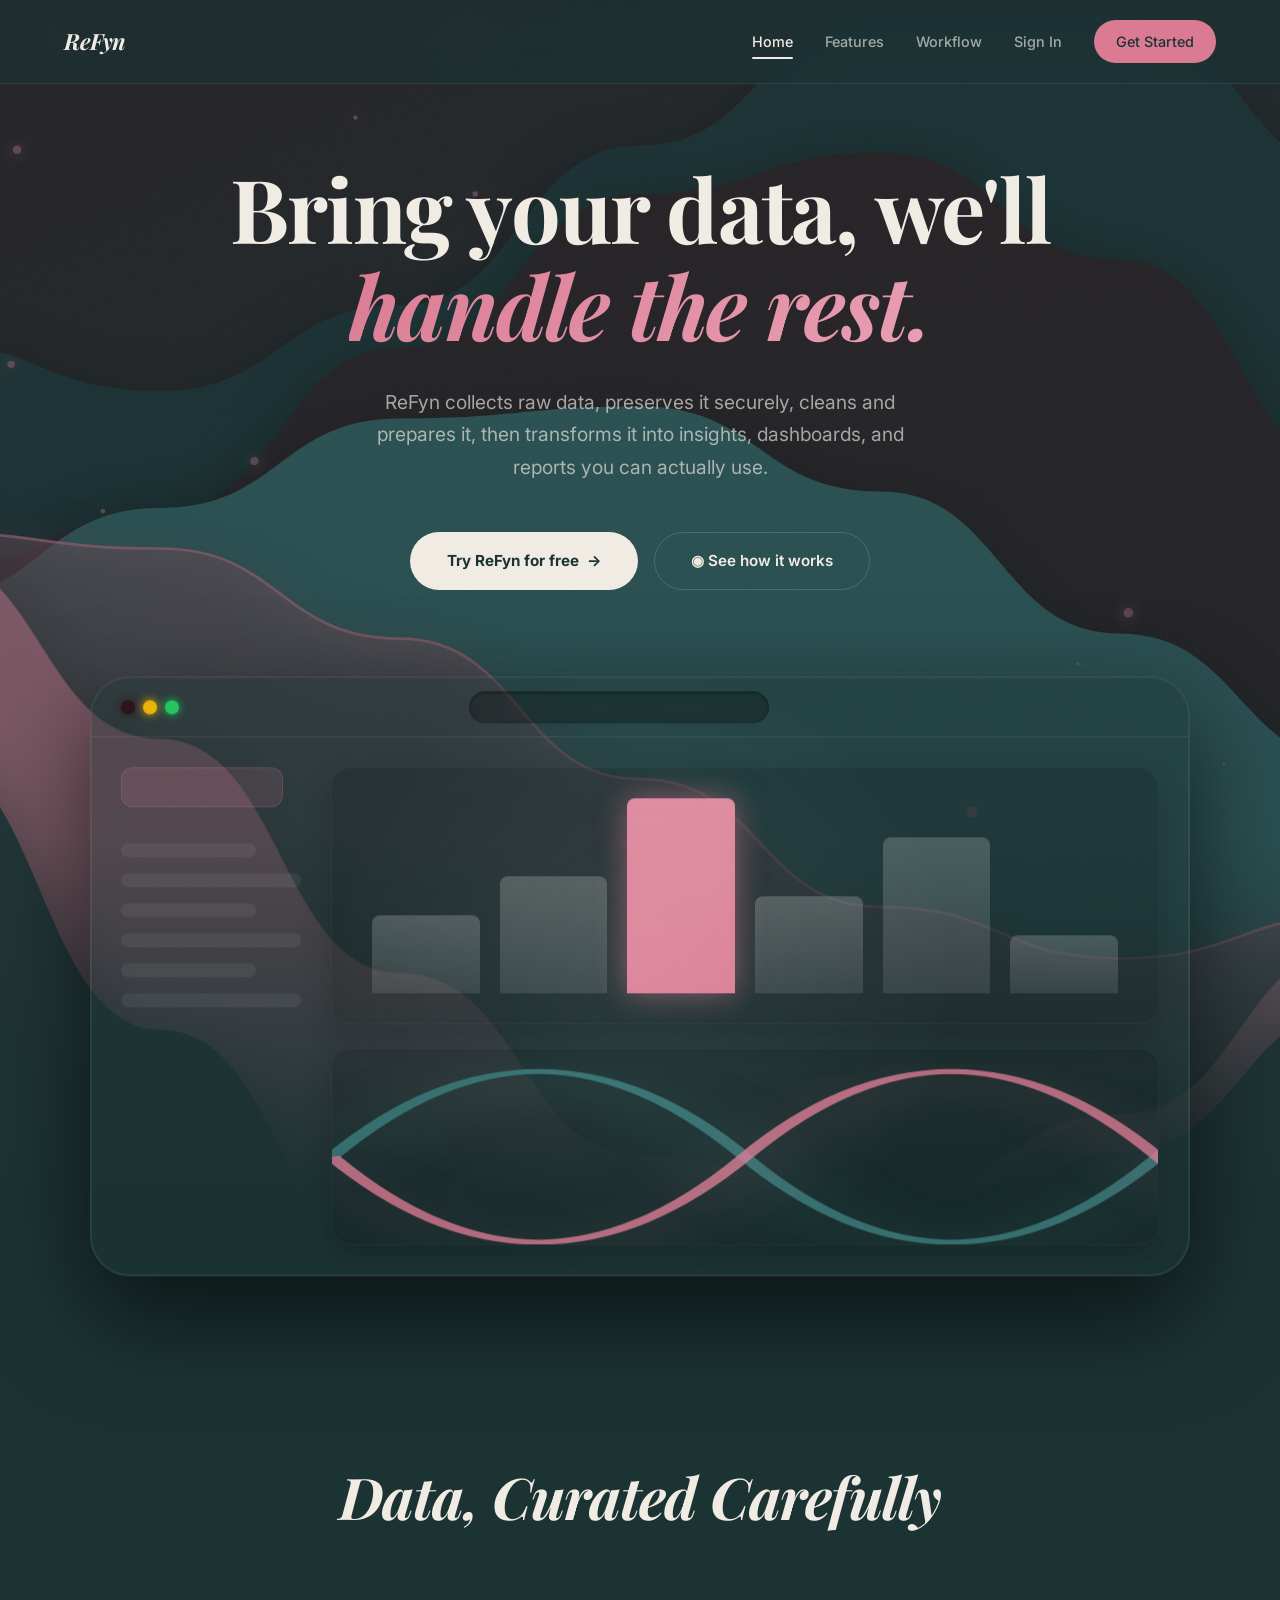
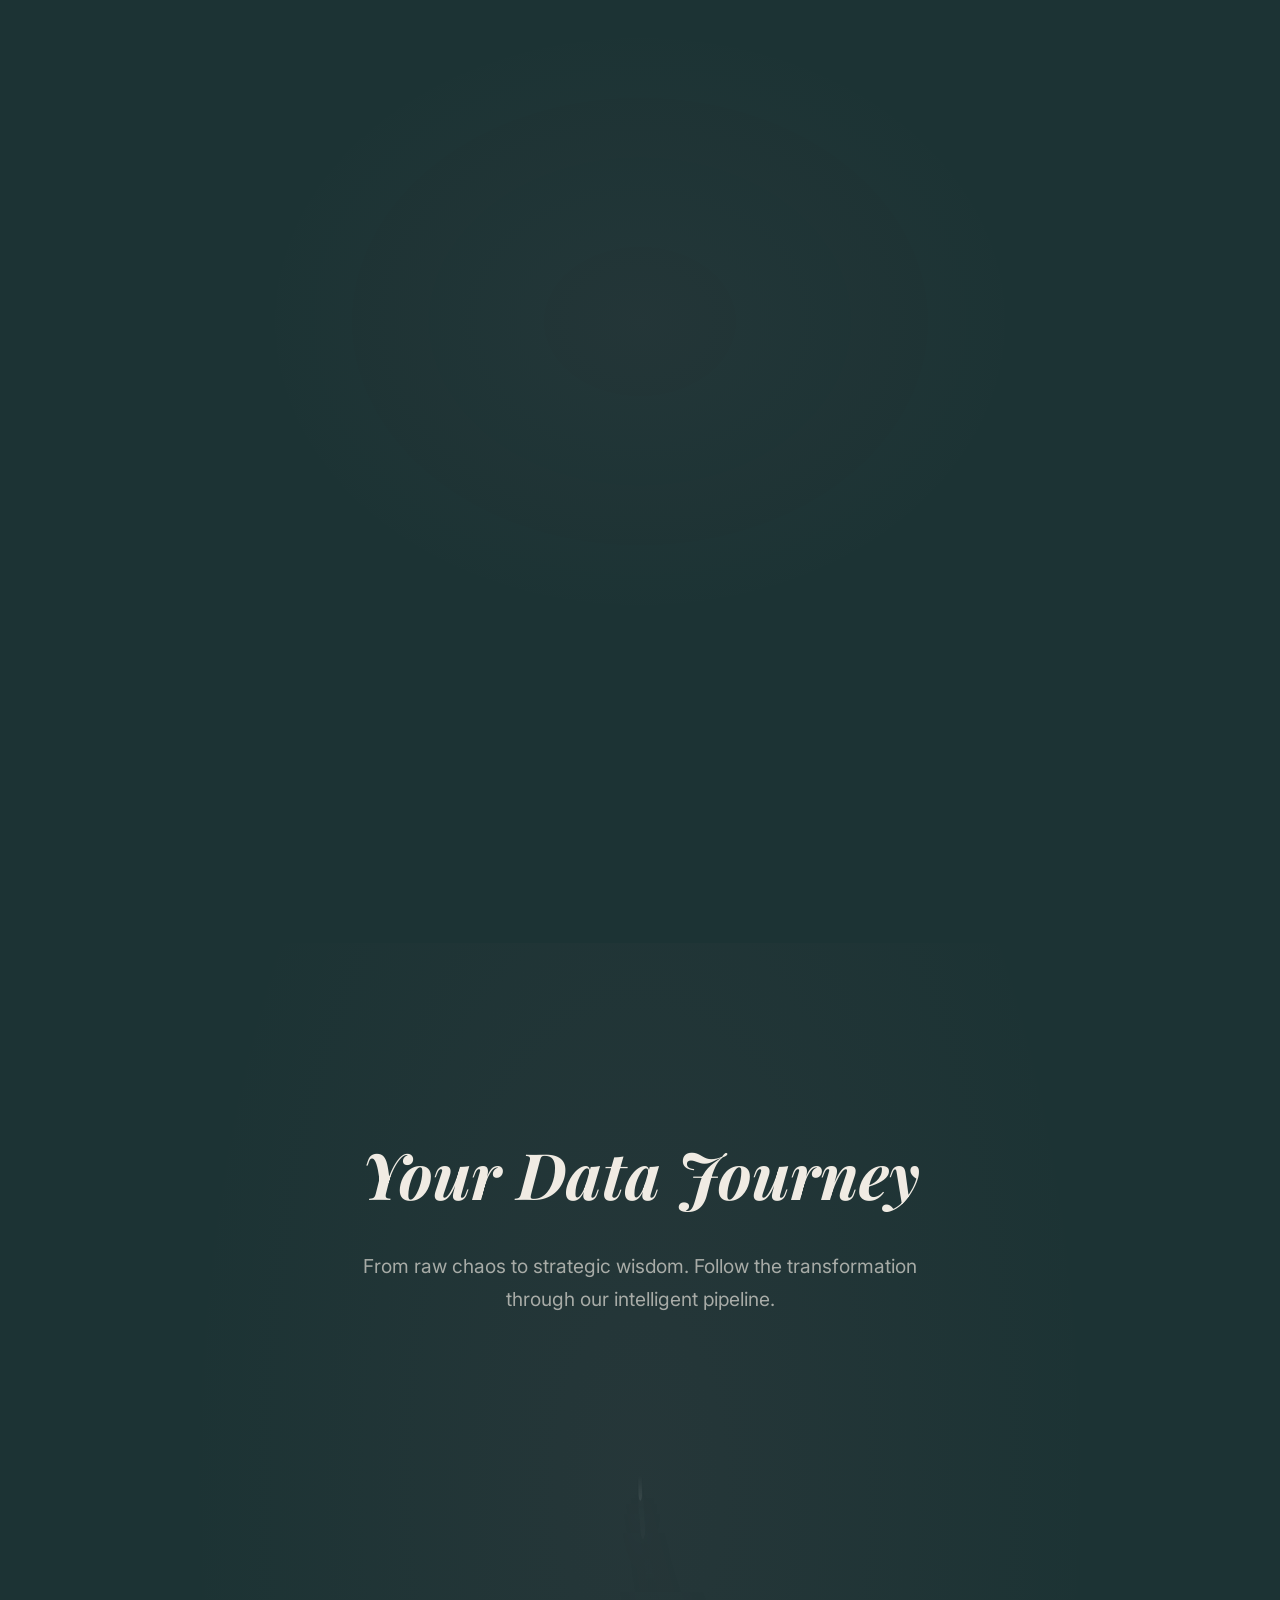
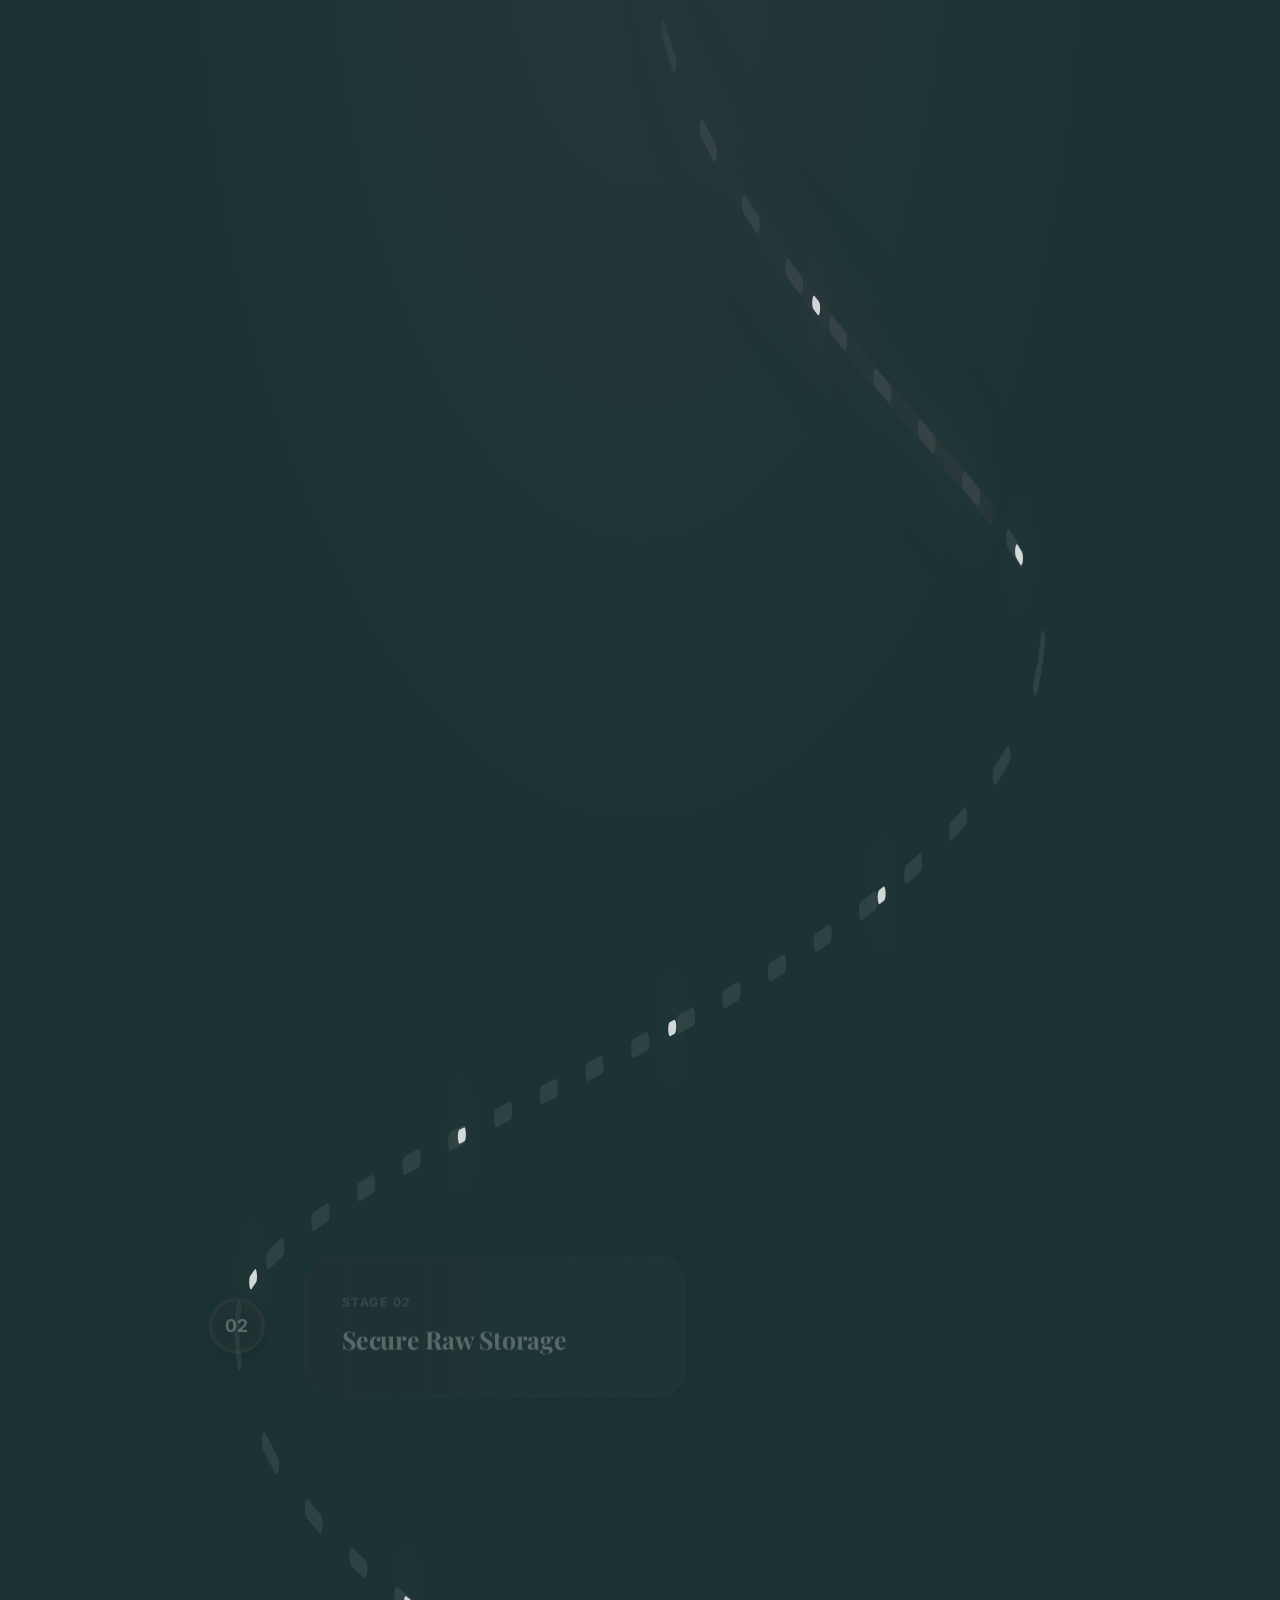
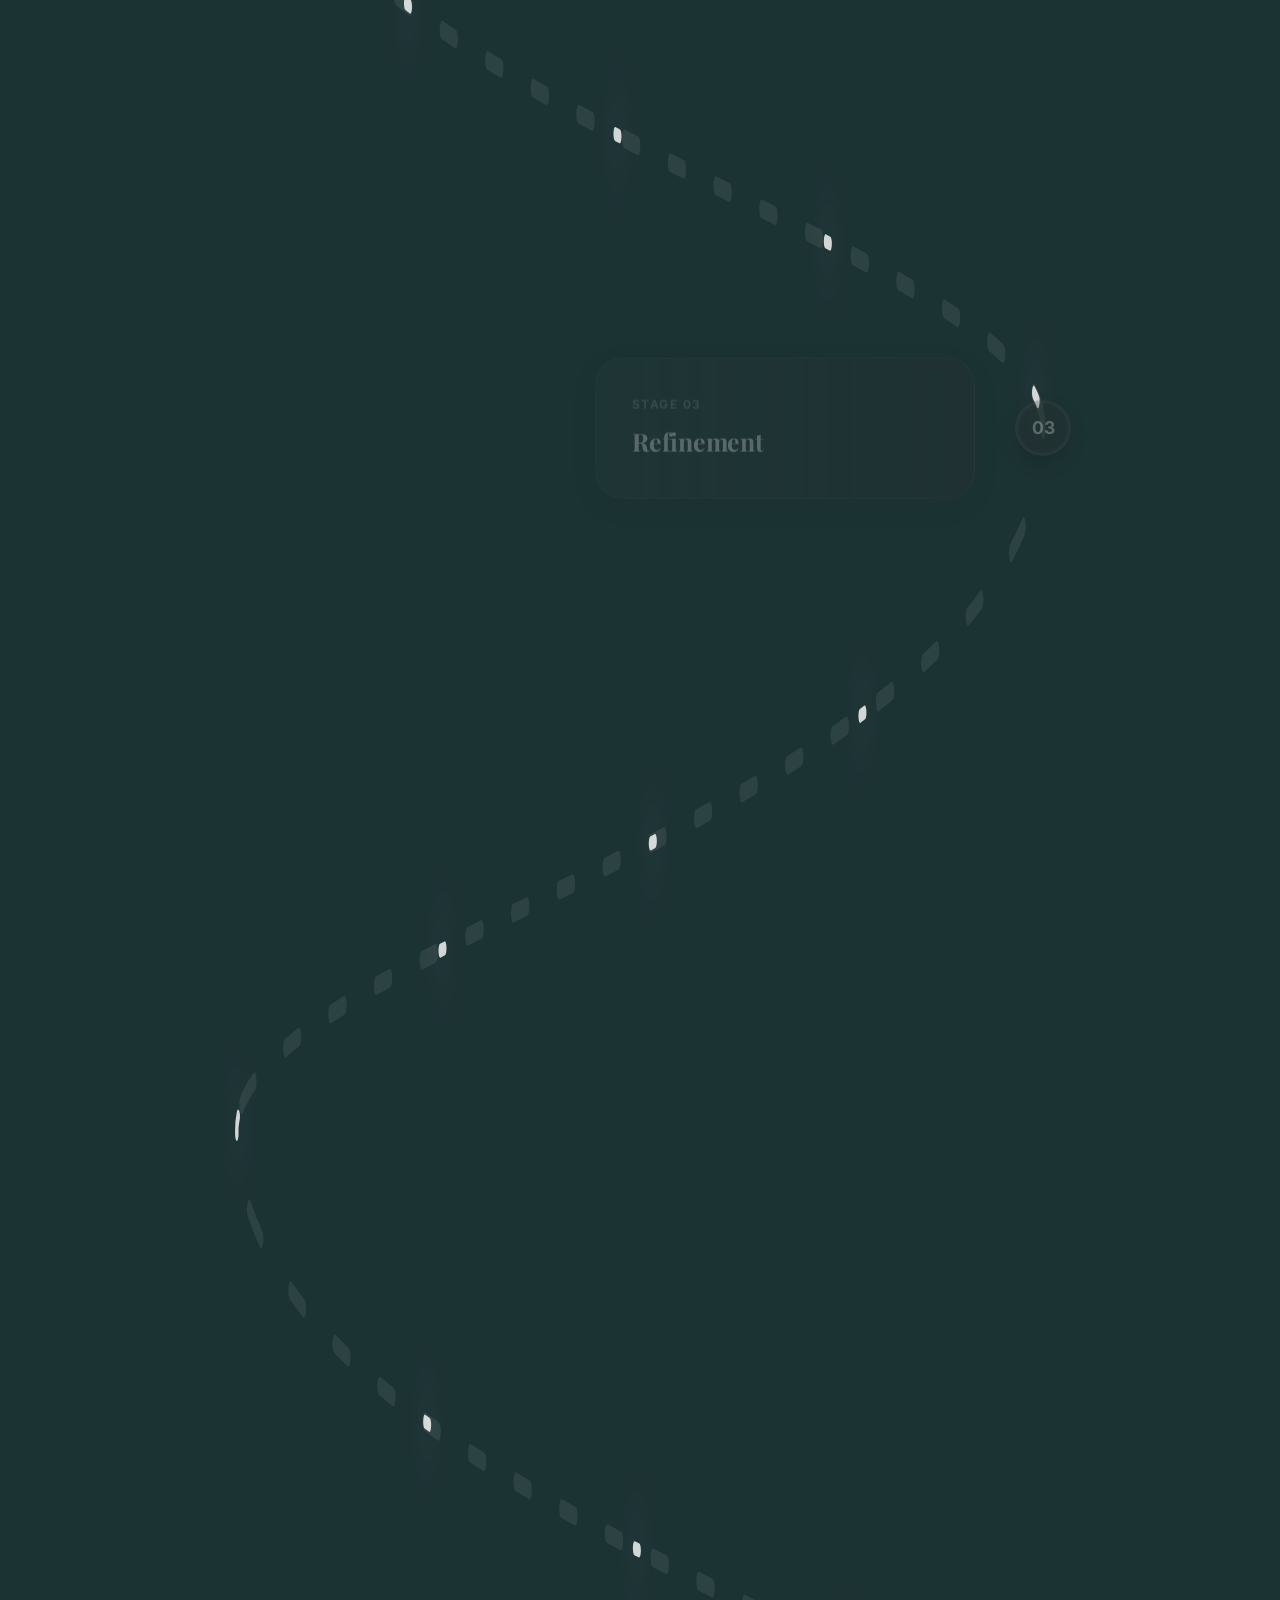
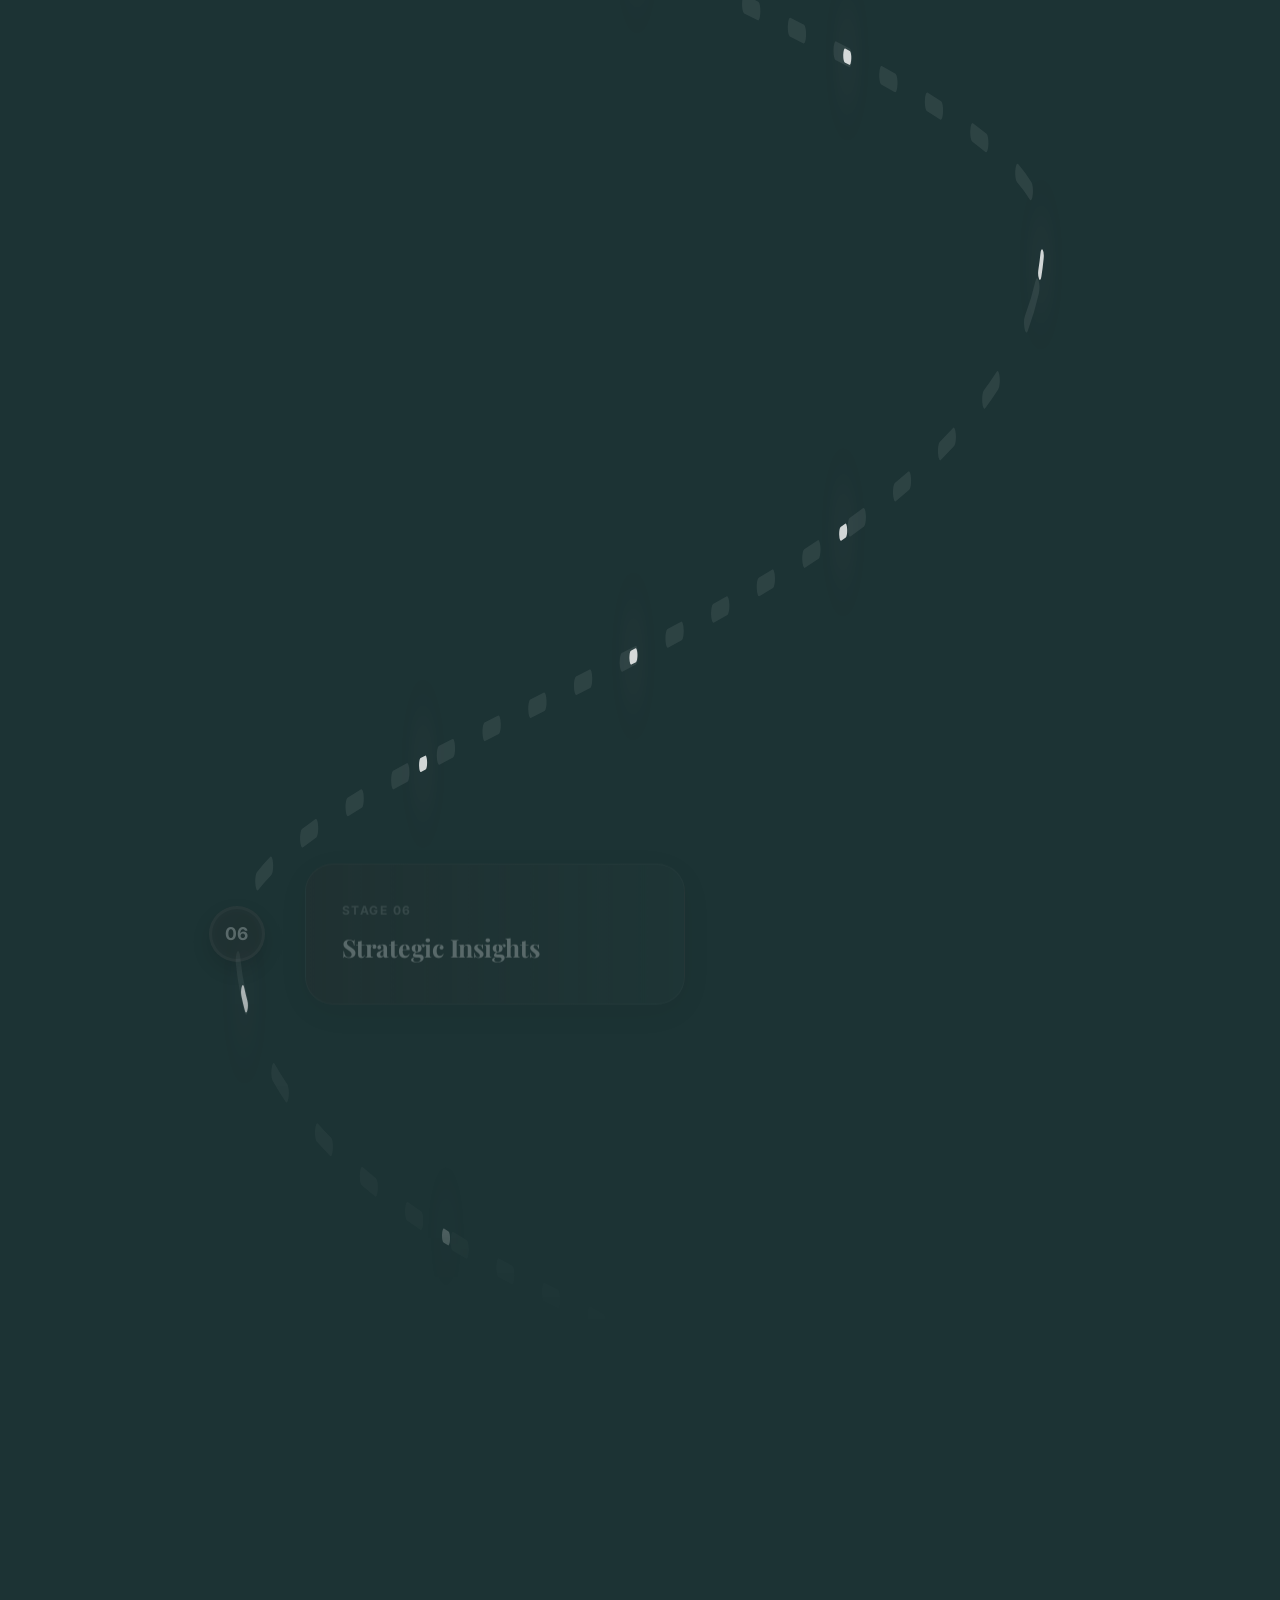
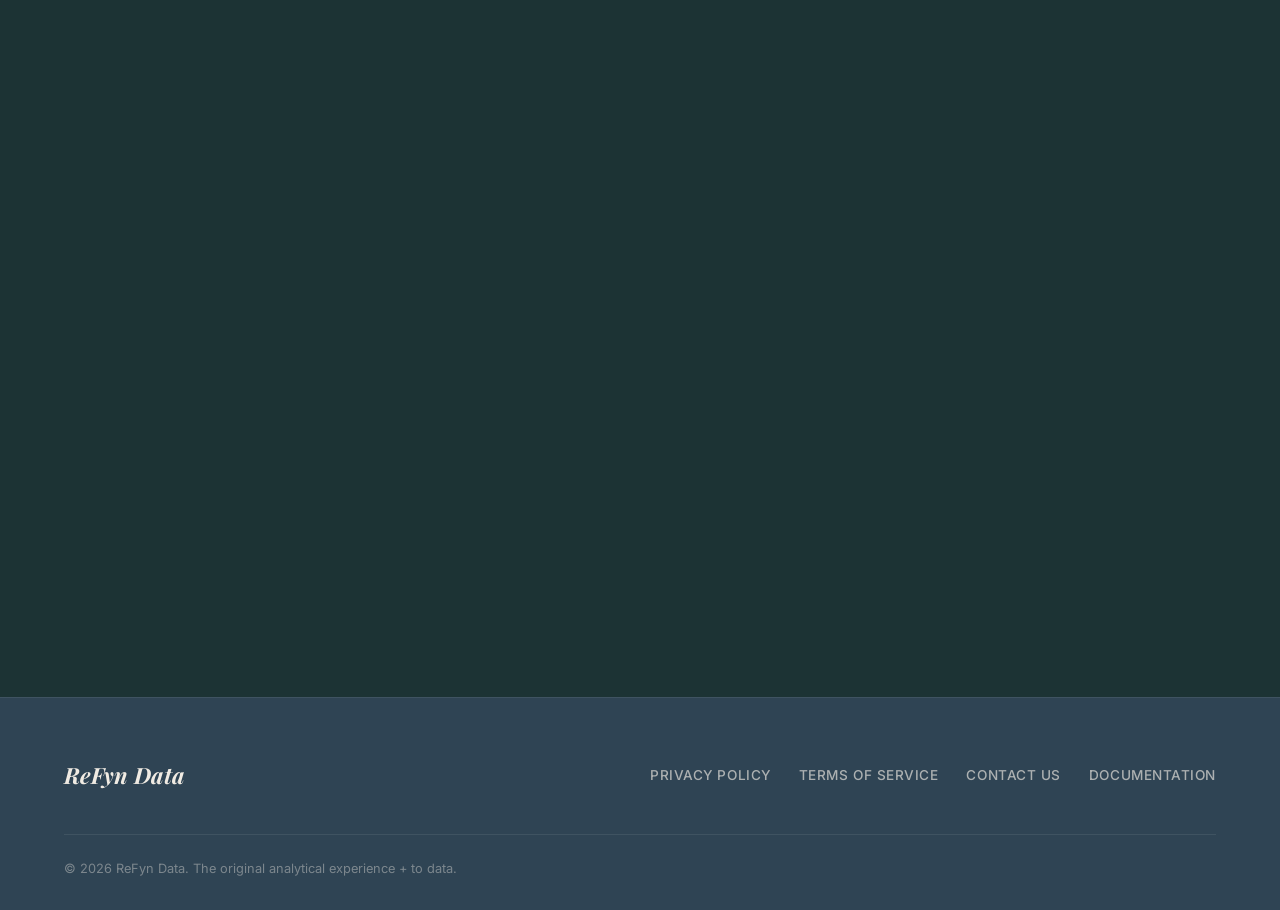
<file: index.html>
<!DOCTYPE html>
<html lang="en">
<head>
    <meta charset="UTF-8">
    <meta name="viewport" content="width=device-width, initial-scale=1.0">
    <title>ReFyn Data | Precision Data Intelligence</title>
    <meta name="description" content="Transform raw chaos into strategic wisdom with ReFyn Data's intelligent pipeline. Upload, clean, analyze, and visualize your data effortlessly.">
    <link rel="preconnect" href="https://fonts.googleapis.com">
    <link rel="preconnect" href="https://fonts.gstatic.com" crossorigin>
    <link href="https://fonts.googleapis.com/css2?family=Inter:wght@300;400;500;600;700;800&family=Playfair+Display:ital,wght@0,500;0,700;1,500;1,700&display=swap" rel="stylesheet">
    <style>
        /* ═══════════════════════════════════════════
           DESIGN TOKENS
           ═══════════════════════════════════════════ */
        :root {
            --bg-deep: #1C3334;
            --bg-mid: #2F4454;
            --bg-card: rgba(255, 255, 255, 0.04);
            --bg-glass: rgba(255, 255, 255, 0.06);
            --bg-glass-strong: rgba(255, 255, 255, 0.09);

            --text-primary: #f0ebe3;
            --text-secondary: rgba(240, 235, 227, 0.65);
            --text-muted: rgba(240, 235, 227, 0.4);

            --accent-green: #DA7B93;
            --accent-pink: #376E6F;
            --accent-coral: #2E151B;

            --border-glass: rgba(255, 255, 255, 0.08);
            --border-glass-hover: rgba(255, 255, 255, 0.15);

            --shadow-glow: 0 0 60px rgba(218, 123, 147, 0.06);
            --shadow-card: 0 8px 32px rgba(0, 0, 0, 0.2);
            --shadow-card-hover: 0 16px 48px rgba(0, 0, 0, 0.3);
            --shadow-float: 0 24px 64px rgba(0, 0, 0, 0.25);

            --radius-sm: 12px;
            --radius-md: 20px;
            --radius-lg: 28px;
            --radius-xl: 40px;

            --font-heading: 'Playfair Display', Georgia, serif;
            --font-body: 'Inter', -apple-system, sans-serif;
        }

        *, *::before, *::after { margin: 0; padding: 0; box-sizing: border-box; }

        html { scroll-behavior: smooth; }

        body {
            font-family: var(--font-body);
            background: var(--bg-deep);
            color: var(--text-primary);
            line-height: 1.6;
            overflow-x: hidden;
            -webkit-font-smoothing: antialiased;
        }

        /* ═══════════════════════════════════════════
           NAVBAR
           ═══════════════════════════════════════════ */
        .navbar {
            position: fixed; top: 0; left: 0; right: 0; z-index: 1000;
            display: flex; justify-content: space-between; align-items: center;
            padding: 20px 5vw;
            background: rgba(28, 51, 52, 0.7);
            backdrop-filter: blur(20px);
            border-bottom: 1px solid var(--border-glass);
            transition: background 0.3s;
        }

        .nav-logo {
            font-family: var(--font-heading);
            font-size: 1.4rem; font-weight: 700; font-style: italic;
            color: var(--text-primary);
            text-decoration: none; letter-spacing: -0.02em;
        }

        .nav-links { display: flex; gap: 32px; align-items: center; }
        .nav-links a {
            text-decoration: none; color: var(--text-secondary);
            font-size: 0.9rem; font-weight: 500; transition: color 0.2s;
            position: relative;
        }
        .nav-links a:hover { color: var(--text-primary); }
        .nav-links a.active { color: var(--text-primary); }
        .nav-links a.active::after {
            content: ''; position: absolute; bottom: -6px; left: 0; right: 0;
            height: 2px; background: var(--text-primary); border-radius: 1px;
        }

        .btn-nav {
            background: var(--accent-green); color: var(--bg-deep) !important;
            padding: 10px 22px; border-radius: 100px; font-weight: 600; font-size: 0.85rem;
            transition: transform 0.2s, box-shadow 0.2s;
        }
        .btn-nav:hover {
            transform: translateY(-1px);
            box-shadow: 0 8px 20px rgba(218, 123, 147, 0.25);
        }

        @media (max-width: 768px) {
            .nav-links { display: none; }
        }

        /* ═══════════════════════════════════════════
           HERO SECTION
           ═══════════════════════════════════════════ */
        .hero {
            position: relative;
            min-height: 100vh;
            display: flex; flex-direction: column;
            align-items: center; justify-content: center;
            text-align: center;
            padding: 160px 5vw 120px;
            background: var(--bg-deep);
            overflow: visible;
        }

        .hero-bg {
            position: absolute; top: 0; left: 0; width: 100%; height: 100%;
            background: 
                linear-gradient(to bottom, rgba(28,51,52,0.4) 0%, rgba(28,51,52,0.5) 70%, var(--bg-deep) 100%),
                url('images/hero-abstract.svg') center 40% / cover no-repeat;
            z-index: 1; pointer-events: none;
        }

        .hero-glow {
            position: absolute; top: -20%; left: 50%; transform: translateX(-50%);
            width: 800px; height: 500px;
            background: radial-gradient(circle, rgba(218,123,147,0.12) 0%, transparent 70%);
            pointer-events: none; filter: blur(80px);
        }

        .hero h1 {
            font-family: var(--font-heading);
            font-size: clamp(3rem, 7vw, 5.5rem);
            font-weight: 700; line-height: 1.1;
            letter-spacing: -0.02em;
            max-width: 900px;
            margin-bottom: 32px;
            position: relative; z-index: 2;
            opacity: 0; animation: fadeUp 1s 0.2s cubic-bezier(0.16,1,0.3,1) forwards;
        }
        .hero h1 em {
            font-style: italic;
            background: linear-gradient(135deg, var(--accent-green), #e8a0b4);
            -webkit-background-clip: text; background-clip: text; color: transparent;
        }

        .hero-tagline {
            font-size: clamp(1rem, 1.5vw, 1.25rem);
            color: var(--text-secondary);
            max-width: 550px; margin: 0 auto 48px;
            line-height: 1.7;
            position: relative; z-index: 2;
            opacity: 0; animation: fadeUp 1s 0.4s cubic-bezier(0.16,1,0.3,1) forwards;
        }

        .hero-cta {
            display: flex; gap: 16px; justify-content: center;
            flex-wrap: wrap;
            position: relative; z-index: 2;
            opacity: 0; animation: fadeUp 1s 0.55s cubic-bezier(0.16,1,0.3,1) forwards;
        }

        /* ── 3D Parallax Massive Mockup ── */
        .hero-mockup-wrapper {
            position: relative; z-index: 15;
            width: 100%; max-width: 1100px; height: 600px;
            margin: 90px auto -200px; /* Overlaps the next section */
            perspective: 2000px;
            opacity: 0; animation: fadeUp 1s 0.8s cubic-bezier(0.16,1,0.3,1) forwards;
        }

        .dashboard-preview {
            width: 100%; height: 100%;
            background: rgba(28,51,52, 0.4); backdrop-filter: blur(24px); -webkit-backdrop-filter: blur(24px);
            border: 1px solid var(--border-glass); border-radius: var(--radius-xl);
            box-shadow: 0 40px 100px rgba(0,0,0,0.6), inset 0 0 0 1px rgba(255,255,255,0.05);
            display: flex; flex-direction: column; overflow: hidden;
            
            /* 3D variables */
            --rotate-x: 0deg; --rotate-y: 0deg; --glare-x: 50%; --glare-y: 50%;
            transform: rotateX(var(--rotate-x)) rotateY(var(--rotate-y));
            will-change: transform; position: relative;
        }
        
        .dashboard-preview::after {
            content: ''; position: absolute; inset: 0; pointer-events: none;
            background: radial-gradient(circle at var(--glare-x) var(--glare-y), rgba(255,255,255,0.1) 0%, transparent 50%);
            mix-blend-mode: overlay; z-index: 10; border-radius: inherit;
        }
        
        /* Mockup Internals */
        .dp-header { height: 60px; border-bottom: 1px solid var(--border-glass); display: flex; align-items: center; padding: 0 30px; gap: 20px;}
        .dp-dots { display: flex; gap: 8px; }
        .dp-dots span { width: 14px; height: 14px; border-radius: 50%; background: var(--border-glass-hover); }
        .dp-dots span:nth-child(1) { background: var(--accent-coral); box-shadow: 0 0 10px var(--accent-coral); }
        .dp-dots span:nth-child(2) { background: #eab308; box-shadow: 0 0 10px #eab308; }
        .dp-dots span:nth-child(3) { background: #22c55e; box-shadow: 0 0 10px #22c55e; }
        .dp-search { flex: 1; height: 32px; background: rgba(0,0,0,0.25); border-radius: 16px; max-width: 300px; box-shadow: inset 0 1px 4px rgba(0,0,0,0.4); margin: 0 auto;}
        
        .dp-body { display: flex; flex: 1; padding: 30px; gap: 30px; }
        .dp-sidebar { width: 180px; display: flex; flex-direction: column; gap: 16px; }
        .dp-sidebar div { height: 14px; background: rgba(255,255,255,0.06); border-radius: 7px; }
        .dp-sidebar div:first-child { height: 40px; background: rgba(218,123,147,0.15); border-radius: 12px; margin-bottom: 20px; width: 90%; border: 1px solid rgba(218,123,147,0.2);}
        .dp-sidebar div:nth-child(even) { width: 75%; }
        
        .dp-main { flex: 1; display: flex; flex-direction: column; gap: 24px; }
        .dp-card { flex: 1; background: rgba(0,0,0,0.15); border: 1px solid rgba(255,255,255,0.04); border-radius: var(--radius-md); display: flex; align-items: flex-end; justify-content: space-between; padding: 30px 40px; gap: 20px; box-shadow: 0 10px 30px rgba(0,0,0,0.2); }
        .dp-chart-bar { flex: 1; background: rgba(255,255,255,0.1); border-radius: 8px 8px 0 0; position: relative; overflow: hidden; }
        .dp-chart-bar::after { content: ''; position: absolute; top:0; left:0; width:100%; height:100%; background: linear-gradient(to bottom, rgba(255,255,255,0.1), transparent); }
        .dp-card-wide { padding: 0; overflow: hidden; align-items: center; justify-content: center; position: relative; }
        .dp-line-svg {
            position: absolute; bottom: -10px; left: 0; width: 100%; height: 100%; object-fit: cover;
            animation: scrollSine 12s linear infinite;
        }
        @keyframes scrollSine {
            0% { transform: translateX(0); }
            100% { transform: translateX(-50%); }
        }

        .cta-primary {
            position: relative;
            display: inline-flex; align-items: center; justify-content: center;
            background: var(--text-primary); color: var(--bg-deep);
            padding: 16px 36px; border-radius: 100px;
            text-decoration: none; font-weight: 700; font-size: 0.95rem;
            transition: transform 0.4s cubic-bezier(0.1, 0.8, 0.4, 1), box-shadow 0.4s, color 0.4s;
            overflow: hidden; z-index: 1; border: 1px solid transparent;
        }
        .cta-primary::before {
            content: ''; position: absolute; inset: 0;
            background: linear-gradient(135deg, var(--accent-pink) 0%, var(--accent-coral) 100%);
            z-index: -1; border-radius: inherit;
            transform: scale3d(0, 0, 1); transform-origin: center;
            transition: transform 0.5s cubic-bezier(0.16, 1, 0.3, 1);
        }
        .cta-primary:hover {
            color: #fff;
            box-shadow: 0 16px 40px rgba(218,123,147,0.3), 0 0 0 1px rgba(255,255,255,0.1);
            transition: transform 0.1s linear, box-shadow 0.4s, color 0.4s;
        }
        .cta-primary:hover::before {
            transform: scale3d(1, 1, 1);
        }
        .magnetic-text {
            display: inline-flex; align-items: center; gap: 8px; pointer-events: none;
            transition: transform 0.1s linear;
        }
        .cta-primary:not(:hover) .magnetic-text {
            transition: transform 0.4s cubic-bezier(0.1, 0.8, 0.4, 1);
        }
        .cta-arrow {
            transition: transform 0.4s cubic-bezier(0.16, 1, 0.3, 1);
        }
        .cta-primary:hover .cta-arrow {
            transform: translateX(4px) scale(1.1);
        }
        .cta-secondary {
            display: inline-flex; align-items: center; gap: 8px;
            background: transparent; color: var(--text-primary);
            padding: 16px 36px; border-radius: 100px;
            text-decoration: none; font-weight: 600; font-size: 0.95rem;
            border: 1.5px solid var(--border-glass-hover);
            transition: border-color 0.25s, background 0.25s;
        }
        .cta-secondary:hover {
            border-color: var(--text-primary);
            background: rgba(255,255,255,0.04);
        }


        /* ── Illustration Section ── */
        .illustration-section {
            position: relative;
            display: flex; align-items: center; justify-content: center;
            padding: 60px 5vw 100px;
            background: var(--bg-deep);
        }
        .illustration-container {
            max-width: 800px; width: 100%;
            border-radius: var(--radius-xl);
            overflow: hidden;
            box-shadow: var(--shadow-float);
            border: 1px solid var(--border-glass);
        }
        .illustration-container img {
            width: 100%; height: auto; display: block;
        }

        /* ═══════════════════════════════════════════
           FEATURES SECTION
           ═══════════════════════════════════════════ */
        .features-section {
            position: relative;
            padding: 150px 5vw;
            margin: 100px 0 0 0;
            background:
                radial-gradient(ellipse 50% 40% at 50% 50%, rgba(218,123,147,0.04) 0%, transparent 60%),
                var(--bg-deep);
        }

        .section-header {
            text-align: center;
            max-width: 700px;
            margin: 0 auto 100px;
        }
        .section-header h2 {
            font-family: var(--font-heading);
            font-size: clamp(2.2rem, 4.5vw, 3.8rem);
            font-weight: 700; font-style: italic;
            margin-bottom: 24px; letter-spacing: -0.02em;
        }
        .section-header p {
            font-size: 1.15rem; color: var(--text-secondary);
            max-width: 550px; margin: 0 auto; line-height: 1.7;
        }

        .features-grid {
            display: grid;
            grid-template-columns: repeat(2, 1fr);
            gap: 28px;
            max-width: 1100px;
            margin: 0 auto;
        }

        .feature-card {
            background: var(--bg-glass);
            backdrop-filter: blur(16px);
            border: 1px solid var(--border-glass);
            border-radius: var(--radius-lg);
            padding: 48px 40px;
            position: relative;
            overflow: hidden;
            cursor: pointer;

            /* Scroll reveal */
            opacity: 0; transform: translateY(40px);
            transition: opacity 0.8s ease, transform 0.8s cubic-bezier(0.16,1,0.3,1),
                        box-shadow 0.4s ease, border-color 0.4s ease, background 0.4s ease;
        }
        .feature-card.visible {
            opacity: 1; transform: translateY(0);
        }
        
        /* ── Advanced Interaction Effects ── */
        .feature-card:hover {
            transform: translateY(-8px) scale(1.02);
            box-shadow: 0 20px 50px rgba(0, 0, 0, 0.4), 0 0 40px rgba(218, 123, 147, 0.1);
            border-color: rgba(218, 123, 147, 0.3);
            background: rgba(255, 255, 255, 0.08); /* slightly brighter glass */
        }
        
        /* Sweeping Glare Effect */
        .feature-card::after {
            content: '';
            position: absolute;
            top: 0; left: -150%; width: 50%; height: 100%;
            background: linear-gradient(to right, transparent, rgba(255,255,255,0.05), transparent);
            transform: skewX(-20deg);
            transition: left 0.7s ease;
            pointer-events: none;
        }
        .feature-card:hover::after {
            left: 200%;
        }

        .feature-icon {
            width: 56px; height: 56px; border-radius: 16px;
            display: flex; align-items: center; justify-content: center;
            font-size: 1.5rem; margin-bottom: 28px;
            background: rgba(218,123,147,0.1);
            box-shadow: 0 0 24px rgba(218,123,147,0.08);
            transition: transform 0.4s cubic-bezier(0.16,1,0.3,1);
        }
        .feature-card:hover .feature-icon {
            transform: scale(1.15) rotate(5deg);
        }
        .feature-card:nth-child(2) .feature-icon { background: rgba(55,110,111,0.12); box-shadow: 0 0 24px rgba(55,110,111,0.08); }
        .feature-card:nth-child(3) .feature-icon { background: rgba(218,123,147,0.1); box-shadow: 0 0 24px rgba(218,123,147,0.08); }
        .feature-card:nth-child(4) .feature-icon { background: rgba(46,21,27,0.2); box-shadow: 0 0 24px rgba(46,21,27,0.12); }

        .feature-card h3 {
            font-family: var(--font-heading);
            font-size: 1.5rem; font-weight: 700;
            margin-bottom: 16px; letter-spacing: -0.01em;
        }
        .feature-card p {
            color: var(--text-secondary); font-size: 0.95rem; line-height: 1.7;
            margin-bottom: 24px;
        }
        .feature-link {
            color: var(--text-primary); text-decoration: none;
            font-size: 0.9rem; font-weight: 600;
            display: inline-flex; align-items: center; gap: 6px;
            transition: gap 0.3s, color 0.3s;
        }
        .feature-card:hover .feature-link { 
            gap: 12px; 
            color: var(--accent-green);
        }

        .feature-visual {
            margin-top: 24px;
            display: flex; gap: 8px; flex-wrap: wrap;
        }
        .fv-bar {
            height: 6px; border-radius: 3px; flex: 1; min-width: 40px;
        }

        @media (max-width: 768px) {
            .features-grid { grid-template-columns: 1fr; }
        }

        /* ═══════════════════════════════════════════
           ROADMAP / JOURNEY SECTION
           ═══════════════════════════════════════════ */
        .roadmap-section {
            position: relative;
            padding: 180px 5vw 200px;
            background:
                radial-gradient(ellipse 60% 30% at 50% 10%, rgba(218,123,147,0.05) 0%, transparent 60%),
                var(--bg-deep);
            overflow: hidden;
        }

        .roadmap-header {
            text-align: center;
            max-width: 700px;
            margin: 0 auto 160px;
        }
        .roadmap-header h2 {
            font-family: var(--font-heading);
            font-size: clamp(2.5rem, 5vw, 4.5rem);
            font-weight: 700; font-style: italic;
            margin-bottom: 24px;
        }
        .roadmap-header p {
            font-size: 1.2rem; color: var(--text-secondary);
            max-width: 600px; margin: 0 auto; line-height: 1.7;
        }

        .roadmap-container {
            position: relative;
            max-width: 1200px; width: 100%;
            margin: 0 auto;
            min-height: 520vh;
            z-index: 2;
        }

        .roadmap-svg {
            position: absolute;
            top: 0; left: 0;
            width: 100%; height: 100%;
            pointer-events: none; z-index: 1;
            -webkit-mask-image: linear-gradient(to bottom, transparent 0%, black 5%, black 90%, transparent 100%);
            mask-image: linear-gradient(to bottom, transparent 0%, black 5%, black 90%, transparent 100%);
        }
        .roadmap-path-bg {
            fill: none;
            stroke: rgba(255,255,255,0.08);
            stroke-width: 4;
            stroke-linecap: round;
            stroke-dasharray: 12 28;
        }
        .roadmap-path-progress {
            fill: none;
            stroke: url(#line-gradient);
            stroke-width: 5;
            stroke-linecap: round;
            stroke-dasharray: 10000;
            stroke-dashoffset: 10000;
            filter: drop-shadow(0 0 12px rgba(218,123,147,0.5));
        }

        .roadmap-path-flow {
            fill: none;
            stroke: #ffffff;
            stroke-width: 3;
            stroke-linecap: round;
            stroke-dasharray: 4 180;
            filter: drop-shadow(0 0 10px rgba(218, 123, 147, 0.9));
            animation: dataFlow 2s linear infinite;
            opacity: 0.8;
        }

        .roadmap-stage {
            position: absolute;
            transform: translate(-50%, -50%);
            z-index: 10;
            display: flex; align-items: center; justify-content: center;

            /* scroll reveal */
            opacity: 0.3; filter: grayscale(0.8);
            transition: opacity 0.6s ease, filter 0.6s ease, transform 0.8s cubic-bezier(0.16,1,0.3,1);
        }
        .roadmap-stage.from-left { transform: translate(calc(-50% - 40px), -50%); opacity: 0; }
        .roadmap-stage.from-right { transform: translate(calc(-50% + 40px), -50%); opacity: 0; }
        .roadmap-stage.visible { transform: translate(-50%, -50%); opacity: 0.3; }
        
        /* Active Illumination State */
        .roadmap-stage.active { 
            opacity: 1; filter: grayscale(0); 
            z-index: 20;
        }

        .stage-dot {
            width: 56px; height: 56px;
            background: var(--bg-deep); /* Solid to hide line behind */
            border: 3px solid rgba(255,255,255,0.12);
            border-radius: 50%;
            display: flex; align-items: center; justify-content: center;
            font-size: 1.1rem; font-weight: 700; color: var(--text-primary);
            flex-shrink: 0; cursor: pointer;
            box-shadow: 0 8px 20px rgba(0,0,0,0.4), inset 0 0 10px rgba(255,255,255,0.05);
            z-index: 15;
            transition: all 0.4s cubic-bezier(0.16,1,0.3,1);
        }
        .stage-dot:hover { transform: scale(1.1); box-shadow: 0 0 20px rgba(255,255,255,0.2), inset 0 0 10px rgba(255,255,255,0.05); }
        .roadmap-stage.active .stage-dot {
            border-color: var(--accent-green);
            background: #1C3334; /* Solid active state */
            box-shadow: 0 0 30px rgba(218,123,147,0.4), 0 8px 20px rgba(0,0,0,0.3);
            transform: scale(1.15);
            color: var(--accent-green);
        }

        .stage-card {
            position: absolute;
            top: 50%; transform: translateY(-50%); /* Base static transform */
            width: 380px;
            backdrop-filter: blur(20px);
            border: 1px solid var(--border-glass);
            border-radius: var(--radius-lg);
            padding: 36px;
            box-shadow: var(--shadow-card);
            transition: border-color 0.4s, box-shadow 0.4s, opacity 0.4s;
            will-change: transform;
        }
        .roadmap-stage.active .stage-card {
            border-color: rgba(218,123,147,0.3);
            box-shadow: 0 20px 50px rgba(0,0,0,0.4), 0 0 40px rgba(218,123,147,0.1);
        }

        .card-left {
            right: calc(100% + 40px);
            background: linear-gradient(to left, rgba(28,51,52, 0.95) 0%, rgba(255,255,255, 0.04) 100%);
        }
        .card-right {
            left: calc(100% + 40px);
            background: linear-gradient(to right, rgba(28,51,52, 0.95) 0%, rgba(255,255,255, 0.04) 100%);
        }

        .stage-tag {
            font-size: 0.75rem; font-weight: 700; text-transform: uppercase;
            letter-spacing: 0.12em; color: var(--text-muted); margin-bottom: 8px;
            transition: color 0.3s;
        }
        .roadmap-stage.active .stage-tag { color: var(--accent-green); }
        
        .stage-title {
            font-family: var(--font-heading);
            font-size: 1.55rem; font-weight: 700;
            margin-bottom: 0; letter-spacing: -0.01em;
            transition: margin-bottom 0.4s ease;
        }
        
        /* Minimalist Accordion Expansion */
        .stage-desc {
            font-size: 0.95rem; color: var(--text-secondary);
            line-height: 1.7; margin: 0;
            max-height: 0; opacity: 0; overflow: hidden;
            transition: max-height 0.5s cubic-bezier(0.16,1,0.3,1), opacity 0.5s ease, margin-top 0.5s ease;
        }
        .stage-card:hover .stage-title, .roadmap-stage.active .stage-title {
            margin-bottom: 14px;
        }
        .stage-card:hover .stage-desc, .roadmap-stage.active .stage-desc {
            max-height: 150px; opacity: 1;
        }

        @media (max-width: 900px) {
            .roadmap-container {
                min-height: auto;
                display: flex; flex-direction: column; gap: 48px;
                padding-left: 50px;
            }
            .roadmap-container::before {
                content: ''; position: absolute; left: 30px; top: 0; bottom: 0;
                border-left: 3px dashed rgba(255,255,255,0.1);
            }
            .roadmap-svg { display: none; }
            .roadmap-stage {
                position: relative !important; top: auto !important; left: auto !important;
                transform: none !important; width: 100%;
                display: flex; align-items: flex-start;
            }
            .roadmap-stage.visible { transform: none !important; }
            .stage-dot { position: absolute; left: -44px; top: 4px; width: 44px; height: 44px; font-size: 1.1rem; }
            .stage-card {
                position: relative !important; width: 100% !important;
                top: auto; right: auto; left: auto; transform: none !important;
            }
        }

        /* ═══════════════════════════════════════════
           CTA SECTION
           ═══════════════════════════════════════════ */
        .cta-section {
            padding: 160px 5vw;
            display: flex; justify-content: center;
            background: var(--bg-deep);
        }

        .cta-card {
            background: var(--bg-glass);
            backdrop-filter: blur(20px);
            border: 1px solid var(--border-glass);
            border-radius: var(--radius-xl);
            padding: 80px 60px;
            text-align: center;
            max-width: 800px; width: 100%;
            box-shadow: var(--shadow-float);
            position: relative; overflow: hidden;

            opacity: 0; transform: translateY(30px);
            transition: opacity 0.8s ease, transform 0.8s cubic-bezier(0.16,1,0.3,1);
        }
        .cta-card.visible { opacity: 1; transform: translateY(0); }

        .cta-card::before {
            content: ''; position: absolute;
            top: -50%; left: 50%; transform: translateX(-50%);
            width: 400px; height: 300px;
            background: radial-gradient(circle, rgba(218,123,147,0.1) 0%, transparent 70%);
            pointer-events: none; filter: blur(60px);
        }

        .cta-card h2 {
            font-family: var(--font-heading);
            font-size: clamp(2.2rem, 4vw, 3.5rem);
            font-weight: 700; font-style: italic;
            margin-bottom: 20px; position: relative;
        }
        .cta-card p {
            font-size: 1.1rem; color: var(--text-secondary);
            max-width: 480px; margin: 0 auto 40px;
            line-height: 1.7; position: relative;
        }
        .cta-card .cta-buttons {
            display: flex; gap: 16px; justify-content: center; flex-wrap: wrap;
            position: relative;
        }
        .cta-btn-green {
            display: inline-flex; align-items: center; gap: 8px;
            background: var(--accent-green); color: var(--bg-deep);
            padding: 16px 36px; border-radius: 100px;
            text-decoration: none; font-weight: 700; font-size: 0.95rem;
            border: none; cursor: pointer;
            transition: transform 0.25s, box-shadow 0.25s;
        }
        .cta-btn-green:hover {
            transform: translateY(-2px);
            box-shadow: 0 12px 28px rgba(218,123,147,0.2);
        }
        .cta-btn-outline {
            display: inline-flex; align-items: center; gap: 8px;
            background: transparent; color: var(--text-primary);
            padding: 16px 36px; border-radius: 100px;
            text-decoration: none; font-weight: 600; font-size: 0.95rem;
            border: 1.5px solid var(--border-glass-hover);
            transition: border-color 0.25s, background 0.25s;
        }
        .cta-btn-outline:hover {
            border-color: var(--text-primary);
            background: rgba(255,255,255,0.04);
        }

        /* ═══════════════════════════════════════════
           FOOTER
           ═══════════════════════════════════════════ */
        .site-footer {
            padding: 60px 5vw 30px;
            background: var(--bg-mid);
            border-top: 1px solid var(--border-glass);
        }

        .footer-inner {
            max-width: 1200px; margin: 0 auto;
            display: flex; justify-content: space-between; align-items: center;
            flex-wrap: wrap; gap: 20px;
            margin-bottom: 40px;
        }

        .footer-logo {
            font-family: var(--font-heading);
            font-size: 1.4rem; font-weight: 700; font-style: italic;
            color: var(--text-primary);
        }

        .footer-links { display: flex; gap: 28px; flex-wrap: wrap; }
        .footer-links a {
            color: var(--text-secondary); text-decoration: none;
            font-size: 0.85rem; font-weight: 500; transition: color 0.2s;
            text-transform: uppercase; letter-spacing: 0.04em;
        }
        .footer-links a:hover { color: var(--text-primary); }

        .footer-bottom {
            max-width: 1200px; margin: 0 auto;
            border-top: 1px solid var(--border-glass);
            padding-top: 24px;
            font-size: 0.8rem; color: var(--text-muted);
            display: flex; justify-content: space-between; flex-wrap: wrap; gap: 8px;
        }

        /* ═══════════════════════════════════════════
           ANIMATIONS
           ═══════════════════════════════════════════ */
        @keyframes fadeUp {
            from { opacity: 0; transform: translateY(24px); }
            to { opacity: 1; transform: translateY(0); }
        }
        
        @keyframes dataFlow {
            from { stroke-dashoffset: 184; }
            to { stroke-dashoffset: 0; }
        }

        /* ═══════════════════════════════════════════
           RESPONSIVE
           ═══════════════════════════════════════════ */
        @media (max-width: 600px) {
            .hero { padding: 120px 5vw 60px; }
            .hero-metrics { flex-direction: column; align-items: center; }
            .cta-card { padding: 50px 30px; }
            .footer-inner { flex-direction: column; text-align: center; }
            .footer-bottom { flex-direction: column; text-align: center; }
        }
    </style>
</head>
<body>

    <!-- ─── NAVBAR ─── -->
    <nav class="navbar">
        <a href="/" class="nav-logo">ReFyn</a>
        <div class="nav-links">
            <a href="/" class="active">Home</a>
            <a href="#features">Features</a>
            <a href="#roadmap">Workflow</a>
            <a href="https://refyn-9db2.onrender.com/dashboard">Sign In</a>
            <a href="https://refyn-9db2.onrender.com/dashboard" class="btn-nav">Get Started</a>
        </div>
    </nav>

    <!-- ─── HERO ─── -->
    <section class="hero" id="hero">
        <div class="hero-bg"></div>
        <div class="hero-glow"></div>

        <h1>Bring your data, we'll<br><em>handle the rest.</em></h1>
        <p class="hero-tagline">ReFyn collects raw data, preserves it securely, cleans and prepares it, then transforms it into insights, dashboards, and reports you can actually use.</p>
        <div class="hero-cta">
            <a href="https://refyn-9db2.onrender.com/dashboard" class="cta-primary magnetic-btn">
                <span class="magnetic-text">Try ReFyn for free <span class="cta-arrow">→</span></span>
            </a>
            <a href="#roadmap" class="cta-secondary">◉ See how it works</a>
        </div>

        <div class="hero-mockup-wrapper">
            <div class="dashboard-preview" id="dashboard-preview">
                <div class="dp-header">
                    <div class="dp-dots"><span></span><span></span><span></span></div>
                    <div class="dp-search"></div>
                    <div style="width: 100px;"></div>
                </div>
                <div class="dp-body">
                    <div class="dp-sidebar">
                        <div></div><div></div><div></div><div></div><div></div><div></div><div></div>
                    </div>
                    <div class="dp-main">
                        <div class="dp-card">
                            <div class="dp-chart-bar" style="height: 40%"></div>
                            <div class="dp-chart-bar" style="height: 60%"></div>
                            <div class="dp-chart-bar" style="height: 100%; background: var(--accent-green); box-shadow: 0 0 30px rgba(218,123,147,0.5)"></div>
                            <div class="dp-chart-bar" style="height: 50%"></div>
                            <div class="dp-chart-bar" style="height: 80%"></div>
                            <div class="dp-chart-bar" style="height: 30%"></div>
                        </div>
                        <div class="dp-card dp-card-wide" style="position: relative;">
                            <svg class="dp-line-svg" viewBox="0 0 400 80" preserveAspectRatio="none" style="width: 400%;">
                                <!-- Sine Wave (Teal) -->
                                <path d="M 0 40 Q 25 -30 50 40 T 100 40 T 150 40 T 200 40 T 250 40 T 300 40 T 350 40 T 400 40" fill="none" stroke="var(--accent-pink)" stroke-width="2" filter="drop-shadow(0 4px 6px rgba(55,110,111,0.6))"/>
                                <!-- Cosine Phase Wave (Rose) -->
                                <path d="M 0 40 Q 25 110 50 40 T 100 40 T 150 40 T 200 40 T 250 40 T 300 40 T 350 40 T 400 40" fill="none" stroke="var(--accent-green)" stroke-width="2" opacity="0.8" filter="drop-shadow(0 4px 6px rgba(218,123,147,0.4))"/>
                            </svg>
                        </div>
                    </div>
                </div>
            </div>
        </div>

    </section>

    <!-- ─── FEATURES ─── -->
    <section class="features-section" id="features">
        <div class="section-header">
            <h2>Data, Curated Carefully</h2>
        </div>

        <div class="features-grid">
            <div class="feature-card">
                <div class="feature-icon"><svg width="24" height="24" viewBox="0 0 24 24" fill="none" stroke="currentColor" stroke-width="2"><path d="M21 15v4a2 2 0 0 1-2 2H5a2 2 0 0 1-2-2v-4"/><polyline points="7 10 12 15 17 10"/><line x1="12" y1="15" x2="12" y2="3"/></svg></div>
                <h3>Data Ingestion</h3>
                <p>Collect and store raw sales data securely from multiple sources.</p>
                <div class="feature-visual" style="align-items: center; justify-content: flex-start; gap: 12px; height: 60px; margin-top: auto; padding-top: 20px;">
                    <div style="display: flex; flex-direction: column; gap: 10px;">
                        <div style="width: 30px; height: 4px; background: rgba(255,255,255,0.1); border-radius: 2px;"></div>
                        <div style="width: 45px; height: 4px; background: rgba(255,255,255,0.1); border-radius: 2px;"></div>
                        <div style="width: 20px; height: 4px; background: rgba(255,255,255,0.1); border-radius: 2px;"></div>
                    </div>
                    <svg width="20" height="20" viewBox="0 0 24 24" fill="none" stroke="var(--text-muted)" stroke-width="2"><path d="M5 12h14"/><path d="m12 5 7 7-7 7"/></svg>
                    <div style="width: 44px; height: 44px; border-radius: 12px; background: rgba(55,110,111,0.15); border: 1px solid rgba(55,110,111,0.3); display: flex; align-items: center; justify-content: center; box-shadow: 0 0 15px rgba(55,110,111,0.2);">
                        <svg width="20" height="20" viewBox="0 0 24 24" fill="none" stroke="currentColor" stroke-width="2" style="color: var(--accent-green)"><ellipse cx="12" cy="5" rx="9" ry="3"/><path d="M21 12c0 1.66-4 3-9 3s-9-1.34-9-3"/><path d="M3 5v14c0 1.66 4 3 9 3s9-1.34 9-3V5"/></svg>
                    </div>
                </div>
            </div>

            <div class="feature-card">
                <div class="feature-icon"><svg width="24" height="24" viewBox="0 0 24 24" fill="none" stroke="currentColor" stroke-width="2"><path d="M12 22s8-4 8-10V5l-8-3-8 3v7c0 6 8 10 8 10z"/></svg></div>
                <h3>Raw Data Vault</h3>
                <p>Preserve original data for security, auditing, and reliability.</p>
                <div class="feature-visual" style="display: grid; grid-template-columns: repeat(3, 1fr); gap: 10px; height: 60px; margin-top: auto; padding-top: 20px; background: none;">
                    <div style="background: rgba(0,0,0,0.25); border: 1px solid rgba(255,255,255,0.05); border-radius: 6px; position: relative;"><div style="position: absolute; left: 8px; top: 8px; width: 6px; height: 6px; border-radius: 50%; background: var(--accent-green); box-shadow: 0 0 8px var(--accent-green);"></div></div>
                    <div style="background: rgba(0,0,0,0.25); border: 1px solid rgba(255,255,255,0.05); border-radius: 6px; position: relative;"><div style="position: absolute; left: 8px; top: 8px; width: 6px; height: 6px; border-radius: 50%; background: rgba(255,255,255,0.3);"></div></div>
                    <div style="background: rgba(0,0,0,0.25); border: 1px solid rgba(255,255,255,0.05); border-radius: 6px; position: relative;"><div style="position: absolute; left: 8px; top: 8px; width: 6px; height: 6px; border-radius: 50%; background: var(--accent-green); box-shadow: 0 0 8px var(--accent-green);"></div></div>
                </div>
            </div>

            <div class="feature-card">
                <div class="feature-icon"><svg width="24" height="24" viewBox="0 0 24 24" fill="none" stroke="currentColor" stroke-width="2"><line x1="4" y1="21" x2="4" y2="14"/><line x1="4" y1="10" x2="4" y2="3"/><line x1="12" y1="21" x2="12" y2="12"/><line x1="12" y1="8" x2="12" y2="3"/><line x1="20" y1="21" x2="20" y2="16"/><line x1="20" y1="12" x2="20" y2="3"/><line x1="1" y1="14" x2="7" y2="14"/><line x1="9" y1="8" x2="15" y2="8"/><line x1="17" y1="16" x2="23" y2="16"/></svg></div>
                <h3>Data Refinement</h3>
                <p>Clean, structure, and prepare data for analysis.</p>
                <div class="feature-visual" style="flex-direction: column; gap: 10px; margin-top: auto; padding-top: 30px; background: none; justify-content: center;">
                    <div style="height: 6px; width: 100%; background: linear-gradient(90deg, #eab308 0%, var(--accent-pink) 50%, var(--accent-green) 100%); border-radius: 3px; box-shadow: 0 2px 10px rgba(0,0,0,0.2);"></div>
                    <div style="display: flex; justify-content: space-between; font-size: 0.75rem; font-weight: 500; font-family: var(--font-body); width: 100%;">
                        <span style="color: #eab308; opacity: 0.8;">Raw</span>
                        <span style="color: var(--accent-pink); opacity: 0.8;">Cleaned</span>
                        <span style="color: var(--accent-green); text-shadow: 0 0 5px rgba(55,110,111,0.5);">Refined</span>
                    </div>
                </div>
            </div>

            <div class="feature-card">
                <div class="feature-icon"><svg width="24" height="24" viewBox="0 0 24 24" fill="none" stroke="currentColor" stroke-width="2"><line x1="18" y1="20" x2="18" y2="10"/><line x1="12" y1="20" x2="12" y2="4"/><line x1="6" y1="20" x2="6" y2="14"/><line x1="2" y1="20" x2="22" y2="20"/></svg></div>
                <h3>Insights Engine</h3>
                <p>Generate dashboards, reports, and business insights.</p>
                <div class="feature-visual" style="align-items: flex-end; gap: 8px; height: 60px; margin-top: auto; padding-top: 10px; background: none;">
                    <div style="flex: 1; height: 30%; background: rgba(55,110,111,0.3); border-radius: 4px 4px 0 0;"></div>
                    <div style="flex: 1; height: 50%; background: rgba(55,110,111,0.5); border-radius: 4px 4px 0 0;"></div>
                    <div style="flex: 1; height: 75%; background: var(--accent-pink); border-radius: 4px 4px 0 0; position: relative;"><div style="position: absolute; inset:0; box-shadow: 0 0 15px rgba(218,123,147,0.3);"></div></div>
                    <div style="flex: 1; height: 100%; background: var(--accent-green); border-radius: 4px 4px 0 0; position: relative;"><div style="position: absolute; inset:0; box-shadow: 0 0 15px rgba(55,110,111,0.5);"></div></div>
                </div>
            </div>
        </div>
    </section>

    <!-- ─── ROADMAP / JOURNEY ─── -->
    <section class="roadmap-section" id="roadmap">
        <div class="roadmap-header">
            <h2>Your Data Journey</h2>
            <p>From raw chaos to strategic wisdom. Follow the transformation through our intelligent pipeline.</p>
        </div>

        <div class="roadmap-container">
            <svg class="roadmap-svg" viewBox="0 0 1000 1000" preserveAspectRatio="none">
                <defs>
                    <linearGradient id="line-gradient" x1="0" y1="0" x2="0" y2="1">
                        <stop offset="0%" stop-color="rgba(28,51,52,0.1)"/>
                        <stop offset="50%" stop-color="rgba(218,123,147,0.5)"/>
                        <stop offset="100%" stop-color="#DA7B93"/>
                    </linearGradient>
                </defs>
                <path class="roadmap-path-bg" d="M 500 0 C 500 80, 850 130, 850 160 C 850 240, 150 270, 150 310 C 150 390, 850 420, 850 460 C 850 540, 150 570, 150 610 C 150 690, 850 720, 850 760 C 850 840, 150 870, 150 910 C 150 970, 500 990, 500 1000" />
                <path id="roadmap-progress" class="roadmap-path-progress" d="M 500 0 C 500 80, 850 130, 850 160 C 850 240, 150 270, 150 310 C 150 390, 850 420, 850 460 C 850 540, 150 570, 150 610 C 150 690, 850 720, 850 760 C 850 840, 150 870, 150 910 C 150 970, 500 990, 500 1000" />
                <path class="roadmap-path-flow" d="M 500 0 C 500 80, 850 130, 850 160 C 850 240, 150 270, 150 310 C 150 390, 850 420, 850 460 C 850 540, 150 570, 150 610 C 150 690, 850 720, 850 760 C 850 840, 150 870, 150 910 C 150 970, 500 990, 500 1000" />
            </svg>

            <!-- Stage 01 -->
            <div class="roadmap-stage from-left" style="top: 16%; left: 85%;">
                <div class="stage-dot">01</div>
                <div class="stage-card card-left">
                    <div class="stage-tag">Stage 01</div>
                    <h3 class="stage-title">Data Upload</h3>
                    <p class="stage-desc">Users upload CSV files or connect data sources. Secure ingestion of raw data ensures your foundation is ready for refinement.</p>
                </div>
            </div>

            <!-- Stage 02 -->
            <div class="roadmap-stage from-right" style="top: 31%; left: 15%;">
                <div class="stage-dot">02</div>
                <div class="stage-card card-right">
                    <div class="stage-tag">Stage 02</div>
                    <h3 class="stage-title">Secure Raw Storage</h3>
                    <p class="stage-desc">Raw data is encrypted and safely stored in our vault with strict governance and privacy protection protocols.</p>
                </div>
            </div>

            <!-- Stage 03 -->
            <div class="roadmap-stage from-left" style="top: 46%; left: 85%;">
                <div class="stage-dot">03</div>
                <div class="stage-card card-left">
                    <div class="stage-tag">Stage 03</div>
                    <h3 class="stage-title">Refinement</h3>
                    <p class="stage-desc">Cleans missing values, removes duplicates, fixes inconsistencies, and detects anomalies using our proprietary logic.</p>
                </div>
            </div>

            <!-- Stage 04 -->
            <div class="roadmap-stage from-right" style="top: 61%; left: 15%;">
                <div class="stage-dot">04</div>
                <div class="stage-card card-right">
                    <div class="stage-tag">Stage 04</div>
                    <h3 class="stage-title">Clean Data Storage</h3>
                    <p class="stage-desc">The cleaned and processed CSV is stored back into the database for lightning-fast access and advanced querying capabilities.</p>
                </div>
            </div>

            <!-- Stage 05 -->
            <div class="roadmap-stage from-left" style="top: 76%; left: 85%;">
                <div class="stage-dot">05</div>
                <div class="stage-card card-left">
                    <div class="stage-tag">Stage 05</div>
                    <h3 class="stage-title">Instant Dashboards</h3>
                    <p class="stage-desc">Automated dashboards, charts, and visual analytics are generated in real-time, turning numbers into a visual story of your business.</p>
                </div>
            </div>

            <!-- Stage 06 -->
            <div class="roadmap-stage from-right" style="top: 91%; left: 15%;">
                <div class="stage-dot">06</div>
                <div class="stage-card card-right">
                    <div class="stage-tag">Stage 06</div>
                    <h3 class="stage-title">Strategic Insights</h3>
                    <p class="stage-desc">AI generates strategic reports and actionable business suggestions, providing the wisdom needed to guide your next definitive move.</p>
                </div>
            </div>
        </div>
    </section>

    <!-- ─── CTA SECTION ─── -->
    <section class="cta-section">
        <div class="cta-card">
            <h2>Ready to ReFyn?</h2>
            <p>Join the new era of data engineering where precision meets artistry.</p>
            <div class="cta-buttons">
                <a href="https://refyn-9db2.onrender.com/dashboard" class="cta-btn-green">Start Your Free Trial</a>
                <a href="mailto:support@refyndata.com" class="cta-btn-outline">Contact Sales</a>
            </div>
        </div>
    </section>

    <!-- ─── FOOTER ─── -->
    <footer class="site-footer">
        <div class="footer-inner">
            <div class="footer-logo">ReFyn Data</div>
            <div class="footer-links">
                <a href="#">Privacy Policy</a>
                <a href="#">Terms of Service</a>
                <a href="#">Contact Us</a>
                <a href="#">Documentation</a>
            </div>
        </div>
        <div class="footer-bottom">
            <span>&copy; 2026 ReFyn Data. The original analytical experience + to data.</span>
        </div>
    </footer>

    <!-- ─── SCRIPTS ─── -->
    <script>
        // ── Intersection Observer for scroll reveals ──
        const revealObserver = new IntersectionObserver((entries) => {
            entries.forEach(entry => {
                if (entry.isIntersecting) {
                    entry.target.classList.add('visible');
                }
            });
        }, { threshold: 0.15, rootMargin: '0px 0px -10% 0px' });

        document.querySelectorAll('.feature-card, .roadmap-stage, .cta-card').forEach(el => {
            revealObserver.observe(el);
        });



        // ── Road Map Advanced Interactions ──
        const progressPath = document.getElementById('roadmap-progress');
        const roadmapContainer = document.querySelector('.roadmap-container');
        const stages = document.querySelectorAll('.roadmap-stage');

        // 1. Magnetic Hover 3D Tilt for Cards
        document.querySelectorAll('.stage-card').forEach(card => {
            card.addEventListener('mousemove', e => {
                const rect = card.getBoundingClientRect();
                const x = e.clientX - rect.left;
                const y = e.clientY - rect.top;
                const centerX = rect.width / 2;
                const centerY = rect.height / 2;
                
                const rotateX = ((y - centerY) / centerY) * -8; // max 8 deg tilt
                const rotateY = ((x - centerX) / centerX) * 8;
                
                card.style.transform = `translateY(-50%) perspective(1000px) rotateX(${rotateX}deg) rotateY(${rotateY}deg) scale(1.02)`;
                card.style.transition = 'transform 0.1s ease-out, border-color 0.4s, box-shadow 0.4s';
            });
            
            card.addEventListener('mouseleave', () => {
                card.style.transform = 'translateY(-50%) perspective(1000px) rotateX(0) rotateY(0) scale(1)';
                card.style.transition = 'transform 0.6s cubic-bezier(0.16,1,0.3,1), border-color 0.4s, box-shadow 0.4s';
            });
        });

        // 2. Click Dot to Snap-Scroll
        stages.forEach((stage) => {
            const dot = stage.querySelector('.stage-dot');
            dot.addEventListener('click', () => {
                const stageTop = stage.getBoundingClientRect().top + window.scrollY;
                const offset = window.innerHeight * 0.5; // lock to middle of screen
                window.scrollTo({
                    top: stageTop - offset,
                    behavior: 'smooth'
                });
            });
        });

        // ── 3D Parallax Hero Dashboard ──
        const heroSection = document.getElementById('hero');
        const dashboardPreview = document.getElementById('dashboard-preview');

        if (heroSection && dashboardPreview) {
            let mouseX = 0;
            let mouseY = 0;
            let currentRotateX = 0;
            let currentRotateY = 0;
            let targetRotateX = 0;
            let targetRotateY = 0;
            let isHovering = false;
            
            // Track mouse across the entire hero
            heroSection.addEventListener('mousemove', (e) => {
                const rect = heroSection.getBoundingClientRect();
                mouseX = ((e.clientX - rect.left) / rect.width) * 2 - 1;
                mouseY = ((e.clientY - rect.top) / rect.height) * 2 - 1;
                
                const glareX = ((e.clientX - rect.left) / rect.width) * 100;
                const glareY = ((e.clientY - rect.top) / rect.height) * 100;
                dashboardPreview.style.setProperty('--glare-x', glareX + '%');
                dashboardPreview.style.setProperty('--glare-y', glareY + '%');
                isHovering = true;
            });
            
            heroSection.addEventListener('mouseleave', () => {
                isHovering = false;
                dashboardPreview.style.setProperty('--glare-x', '50%');
                dashboardPreview.style.setProperty('--glare-y', '50%');
            });

            function renderParallax() {
                const maxX = 8;
                const maxY = 12;
                
                targetRotateX = isHovering ? mouseY * -maxX : 0;
                targetRotateY = isHovering ? mouseX * maxY : 0;
                
                currentRotateX += (targetRotateX - currentRotateX) * 0.06;
                currentRotateY += (targetRotateY - currentRotateY) * 0.06;

                const floatY = Math.sin(Date.now() * 0.0012) * 10;
                
                dashboardPreview.style.transform = 'translateY(' + floatY + 'px) rotateX(' + currentRotateX + 'deg) rotateY(' + currentRotateY + 'deg)';
                
                requestAnimationFrame(renderParallax);
            }
            renderParallax();
        }

        // ── Magnetic Buttons ──
        const magneticBtns = document.querySelectorAll('.magnetic-btn');
        magneticBtns.forEach(btn => {
            const text = btn.querySelector('.magnetic-text');
            btn.addEventListener('mousemove', (e) => {
                const rect = btn.getBoundingClientRect();
                const h = rect.width / 2;
                const v = rect.height / 2;
                const x = e.clientX - rect.left - h;
                const y = e.clientY - rect.top - v;
                btn.style.transform = `translate(${x * 0.3}px, ${y * 0.3}px)`;
                if(text) text.style.transform = `translate(${x * 0.15}px, ${y * 0.15}px)`;
            });
            btn.addEventListener('mouseleave', () => {
                btn.style.transform = `translate(0px, 0px)`;
                if(text) text.style.transform = `translate(0px, 0px)`;
            });
        });

        // ── Active Illumination & Physics Drawing for Roadmap ──
        if (progressPath && roadmapContainer) {
            const pathLength = progressPath.getTotalLength();
            progressPath.style.strokeDasharray = pathLength;
            progressPath.style.strokeDashoffset = pathLength;

            let targetProgress = 0;
            let currentProgress = 0;

            function updateProgress() {
                const rect = roadmapContainer.getBoundingClientRect();
                const vh = window.innerHeight;
                const startOff = vh * 0.5;
                
                // Calculate target progress from scroll
                let rawProgress = ((vh - rect.top) - startOff) / rect.height;
                targetProgress = Math.max(0, Math.min(1, rawProgress));
                
                // Linear Interpolation (Lerp) for buttery momentum
                currentProgress += (targetProgress - currentProgress) * 0.08;
                
                // Apply to path
                progressPath.style.strokeDashoffset = pathLength - (currentProgress * pathLength);
                
                // Calculate which stage is active
                const scrollCenterY = window.innerHeight / 2;
                
                stages.forEach((stage, idx) => {
                    const stageRect = stage.getBoundingClientRect();
                    const distToCenter = Math.abs(stageRect.top - scrollCenterY);
                    
                    if (distToCenter < window.innerHeight * 0.3) {
                        stage.classList.add('active');
                    } else {
                        stage.classList.remove('active');
                    }
                });
                
                requestAnimationFrame(updateProgress);
            }

            requestAnimationFrame(updateProgress); // loop continuously
        }
    </script>

</body>
</html>
</file>
